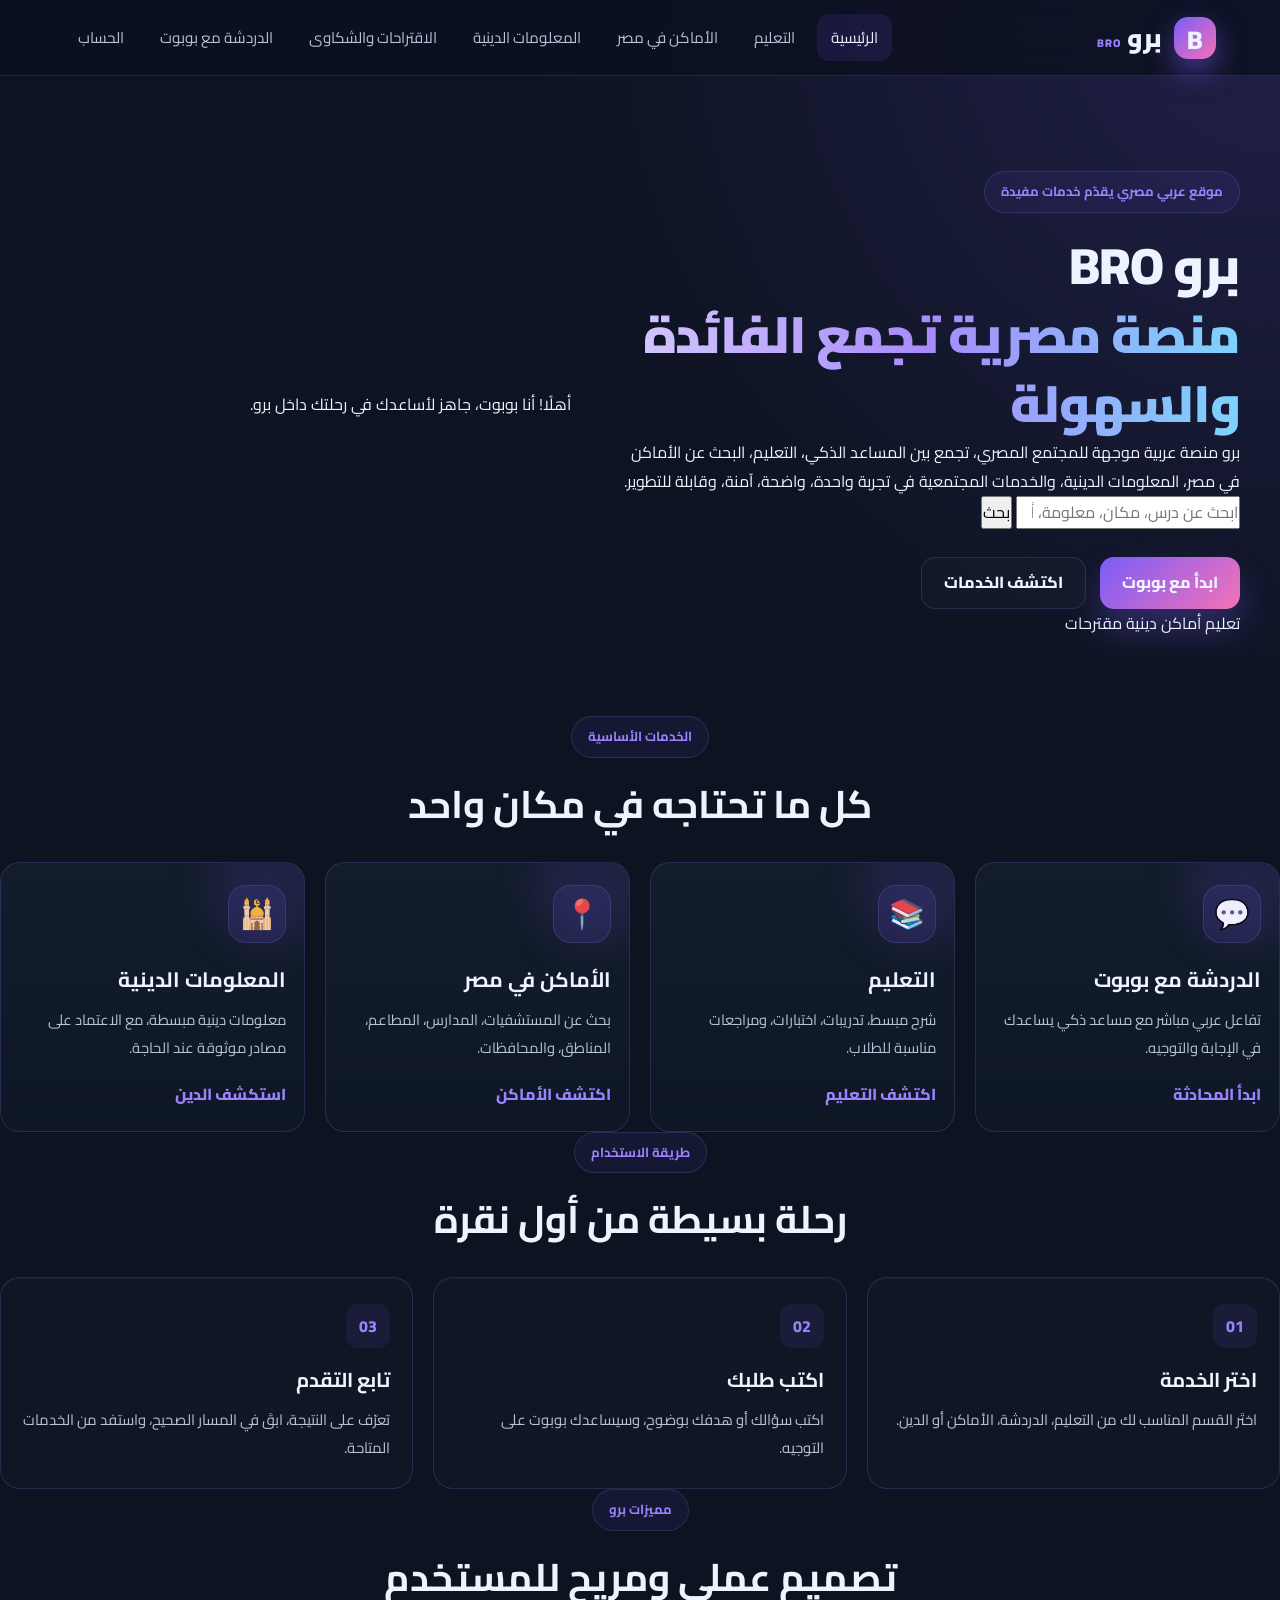
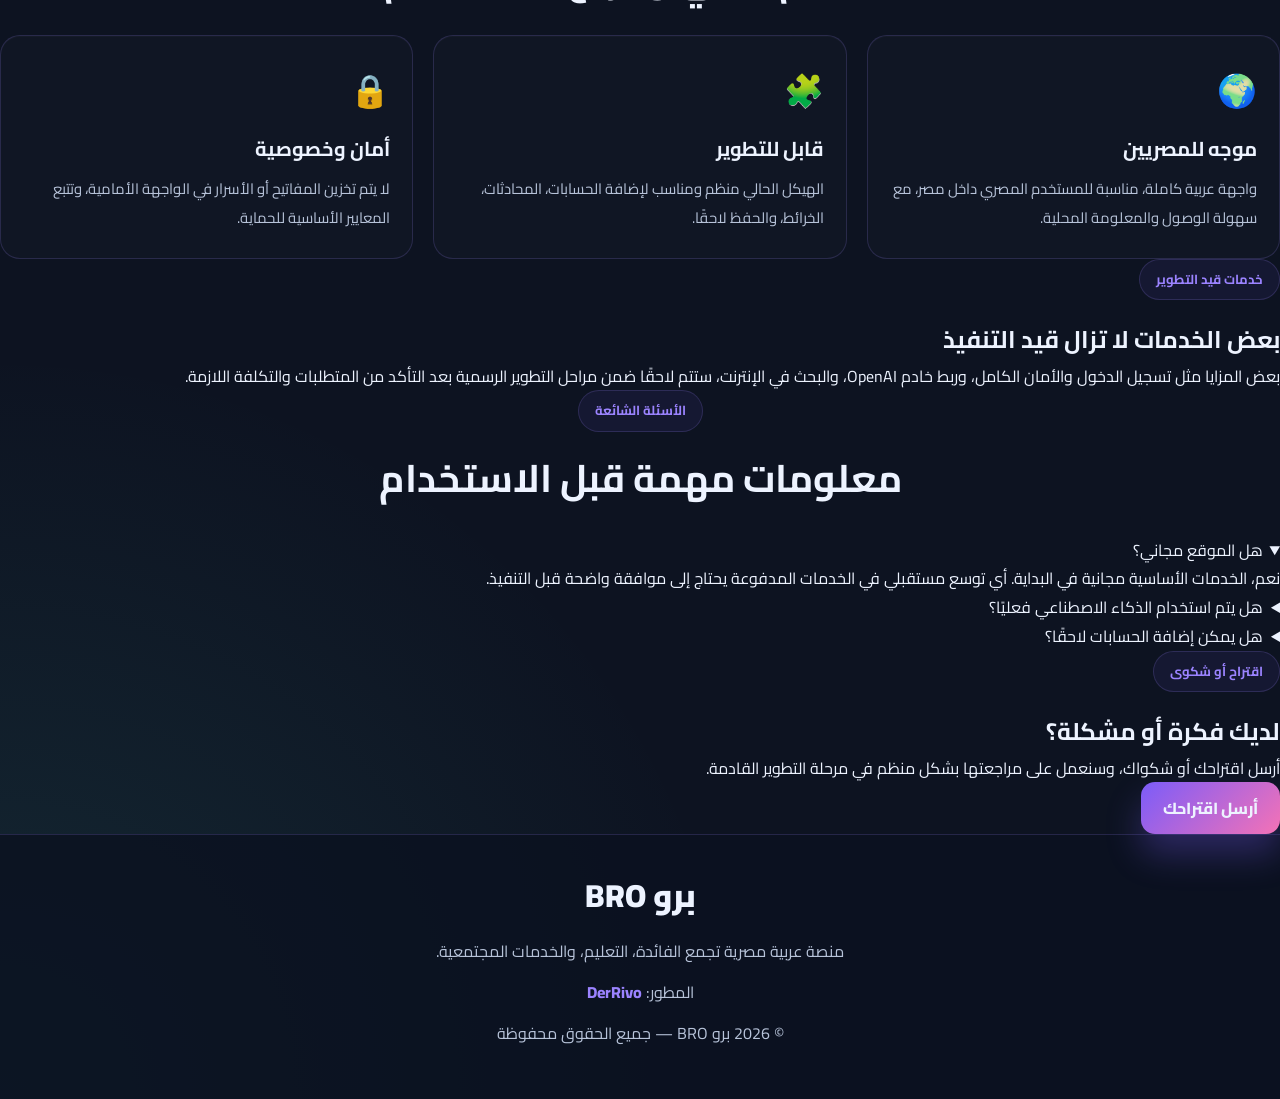
<file: index.html>
<!DOCTYPE html>
<html lang="ar" dir="rtl">
  <head>
    <meta charset="UTF-8" />
    <meta name="viewport" content="width=device-width, initial-scale=1.0" />
    <meta name="description" content="برو BRO منصة عربية تقدم الدردشة والتعليم والبحث عن الأماكن والمعلومات الدينية والخدمات المجتمعية في تجربة عربية متكاملة." />
    <meta name="theme-color" content="#0f172a" />
    <title>برو BRO | الصفحة الرئيسية</title>
    <link rel="icon" type="image/svg+xml" href="assets/favicon.svg" />
    <link rel="preconnect" href="https://fonts.googleapis.com" />
    <link rel="preconnect" href="https://fonts.gstatic.com" crossorigin />
    <link href="https://fonts.googleapis.com/css2?family=Cairo:wght@400;500;600;700;800;900&display=swap" rel="stylesheet" />
    <link rel="stylesheet" href="css/style.css" />
  </head>
  <body>
    <header class="topbar">
      <a class="brand" href="index.html" aria-label="العودة إلى الصفحة الرئيسية">
        <span class="brand-mark" aria-hidden="true">B</span>
        <span class="brand-text">برو <small>BRO</small></span>
      </a>

      <button class="menu-toggle" id="menuToggle" aria-label="فتح القائمة" aria-expanded="false">☰</button>

      <nav class="navigation" id="navigation" aria-label="القائمة الرئيسية">
        <a href="index.html" class="active">الرئيسية</a>
        <a href="education.html">التعليم</a>
        <a href="places.html">الأماكن في مصر</a>
        <a href="religion.html">المعلومات الدينية</a>
        <a href="suggestions.html">الاقتراحات والشكاوى</a>
        <a href="chat.html">الدردشة مع بوبوت</a>
        <a href="login.html" class="nav-account">الحساب</a>
      </nav>
    </header>

    <main>
      <section class="hero section-shell">
        <div class="hero-copy">
          <span class="eyebrow">موقع عربي مصري يقدّم خدمات مفيدة</span>
          <h1>برو BRO <span>منصة مصرية تجمع الفائدة والسهولة</span></h1>
          <p class="lead">
            برو منصة عربية موجهة للمجتمع المصري، تجمع بين المساعد الذكي، التعليم، البحث عن الأماكن في مصر، المعلومات الدينية، والخدمات المجتمعية في تجربة واحدة، واضحة، آمنة، وقابلة للتطوير.
          </p>

          <form class="search-panel" aria-label="بحث عام">
            <input type="search" placeholder="ابحث عن درس، مكان، معلومة، أو خدمة..." aria-label="بحث عام" />
            <button type="submit">بحث</button>
          </form>

          <div class="hero-actions">
            <a class="button button-primary" href="chat.html">ابدأ مع بوبوت</a>
            <a class="button button-secondary" href="#services">اكتشف الخدمات</a>
          </div>

          <div class="quick-tags" aria-label="خدمات سريعة">
            <span>تعليم</span>
            <span>أماكن</span>
            <span>دينية</span>
            <span>مقترحات</span>
          </div>
        </div>

        <div class="hero-visual" aria-label="شخصية بوبوت ثلاثية الأبعاد">
          <div class="bot-glow"></div>
          <div class="bot-3d" id="botAssistant" tabindex="0" role="button" aria-label="تفاعل مع بوبوت">
            <div class="bot-head">
              <span class="bot-eye left"></span>
              <span class="bot-eye right"></span>
              <span class="bot-mouth"></span>
            </div>
            <div class="bot-neck"></div>
            <div class="bot-body">
              <span class="bot-panel"></span>
            </div>
            <div class="bot-arm left"></div>
            <div class="bot-arm right"></div>
            <div class="bot-leg left"></div>
            <div class="bot-leg right"></div>
          </div>
          <div class="bot-bubble" id="botBubble">أهلًا! أنا بوبوت، جاهز لأساعدك في رحلتك داخل برو.</div>
        </div>
      </section>

      <section class="section-shell" id="services">
        <div class="section-heading">
          <span class="section-label">الخدمات الأساسية</span>
          <h2>كل ما تحتاجه في مكان واحد</h2>
        </div>

        <div class="service-grid">
          <a class="service-card" href="chat.html">
            <span class="service-icon">💬</span>
            <h3>الدردشة مع بوبوت</h3>
            <p>تفاعل عربي مباشر مع مساعد ذكي يساعدك في الإجابة والتوجيه.</p>
            <span class="card-link">ابدأ المحادثة</span>
          </a>

          <a class="service-card" href="education.html">
            <span class="service-icon">📚</span>
            <h3>التعليم</h3>
            <p>شرح مبسط، تدريبات، اختبارات، ومراجعات مناسبة للطلاب.</p>
            <span class="card-link">اكتشف التعليم</span>
          </a>

          <a class="service-card" href="places.html">
            <span class="service-icon">📍</span>
            <h3>الأماكن في مصر</h3>
            <p>بحث عن المستشفيات، المدارس، المطاعم، المناطق، والمحافظات.</p>
            <span class="card-link">اكتشف الأماكن</span>
          </a>

          <a class="service-card" href="religion.html">
            <span class="service-icon">🕌</span>
            <h3>المعلومات الدينية</h3>
            <p>معلومات دينية مبسطة، مع الاعتماد على مصادر موثوقة عند الحاجة.</p>
            <span class="card-link">استكشف الدين</span>
          </a>
        </div>
      </section>

      <section class="section-shell">
        <div class="section-heading">
          <span class="section-label">طريقة الاستخدام</span>
          <h2>رحلة بسيطة من أول نقرة</h2>
        </div>

        <div class="steps-grid">
          <article class="step-card">
            <span>01</span>
            <h3>اختر الخدمة</h3>
            <p>اختَر القسم المناسب لك من التعليم، الدردشة، الأماكن أو الدين.</p>
          </article>

          <article class="step-card">
            <span>02</span>
            <h3>اكتب طلبك</h3>
            <p>اكتب سؤالك أو هدفك بوضوح، وسيساعدك بوبوت على التوجيه.</p>
          </article>

          <article class="step-card">
            <span>03</span>
            <h3>تابع التقدم</h3>
            <p>تعرّف على النتيجة، ابقَ في المسار الصحيح، واستفد من الخدمات المتاحة.</p>
          </article>
        </div>
      </section>

      <section class="section-shell">
        <div class="section-heading">
          <span class="section-label">مميزات برو</span>
          <h2>تصميم عملي ومريح للمستخدم</h2>
        </div>

        <div class="feature-grid">
          <article class="feature-card">
            <span class="feature-icon">🌍</span>
            <h3>موجه للمصريين</h3>
            <p>واجهة عربية كاملة، مناسبة للمستخدم المصري داخل مصر، مع سهولة الوصول والمعلومة المحلية.</p>
          </article>

          <article class="feature-card">
            <span class="feature-icon">🧩</span>
            <h3>قابل للتطوير</h3>
            <p>الهيكل الحالي منظم ومناسب لإضافة الحسابات، المحادثات، الخرائط، والحفظ لاحقًا.</p>
          </article>

          <article class="feature-card">
            <span class="feature-icon">🔒</span>
            <h3>أمان وخصوصية</h3>
            <p>لا يتم تخزين المفاتيح أو الأسرار في الواجهة الأمامية، وتتبع المعايير الأساسية للحماية.</p>
          </article>
        </div>
      </section>

      <section class="section-shell muted-block">
        <div class="mini-panel">
          <div>
            <span class="section-label">خدمات قيد التطوير</span>
            <h2>بعض الخدمات لا تزال قيد التنفيذ</h2>
          </div>
          <p>
            بعض المزايا مثل تسجيل الدخول والأمان الكامل، وربط خادم OpenAI، والبحث في الإنترنت، ستتم لاحقًا ضمن مراحل التطوير الرسمية بعد التأكد من المتطلبات والتكلفة اللازمة.
          </p>
        </div>
      </section>

      <section class="section-shell faq-shell">
        <div class="section-heading">
          <span class="section-label">الأسئلة الشائعة</span>
          <h2>معلومات مهمة قبل الاستخدام</h2>
        </div>

        <div class="faq-list">
          <details open>
            <summary>هل الموقع مجاني؟</summary>
            <p>نعم، الخدمات الأساسية مجانية في البداية. أي توسع مستقبلي في الخدمات المدفوعة يحتاج إلى موافقة واضحة قبل التنفيذ.</p>
          </details>

          <details>
            <summary>هل يتم استخدام الذكاء الاصطناعي فعليًا؟</summary>
            <p>ليس حتى يتم ربط خادم آمن صحيح، واختباره فعليًا. هذا المشروع الحالي يركز على واجهة ومقاطع جاهزة للربط لاحقًا.</p>
          </details>

          <details>
            <summary>هل يمكن إضافة الحسابات لاحقًا؟</summary>
            <p>نعم، البنية الحالية قابلة للتوسع لتضمين الحسابات، المحادثات، التفضيلات، والمعايير الأمنية المناسبة.</p>
          </details>
        </div>
      </section>

      <section class="section-shell cta-shell">
        <div class="cta-box">
          <div>
            <span class="section-label">اقتراح أو شكوى</span>
            <h2>لديك فكرة أو مشكلة؟</h2>
            <p>أرسل اقتراحك أو شكواك، وسنعمل على مراجعتها بشكل منظم في مرحلة التطوير القادمة.</p>
          </div>
          <a class="button button-primary" href="suggestions.html">أرسل اقتراحك</a>
        </div>
      </section>
    </main>

    <footer class="footer">
      <div class="footer-brand">برو BRO</div>
      <p>منصة عربية مصرية تجمع الفائدة، التعليم، والخدمات المجتمعية.</p>
      <p class="developer-credit">المطور: <span>DerRivo</span></p>
      <p class="copyright">© <span id="year"></span> برو BRO — جميع الحقوق محفوظة</p>
    </footer>

    <script src="js/main.js"></script>
  </body>
</html>
</file>
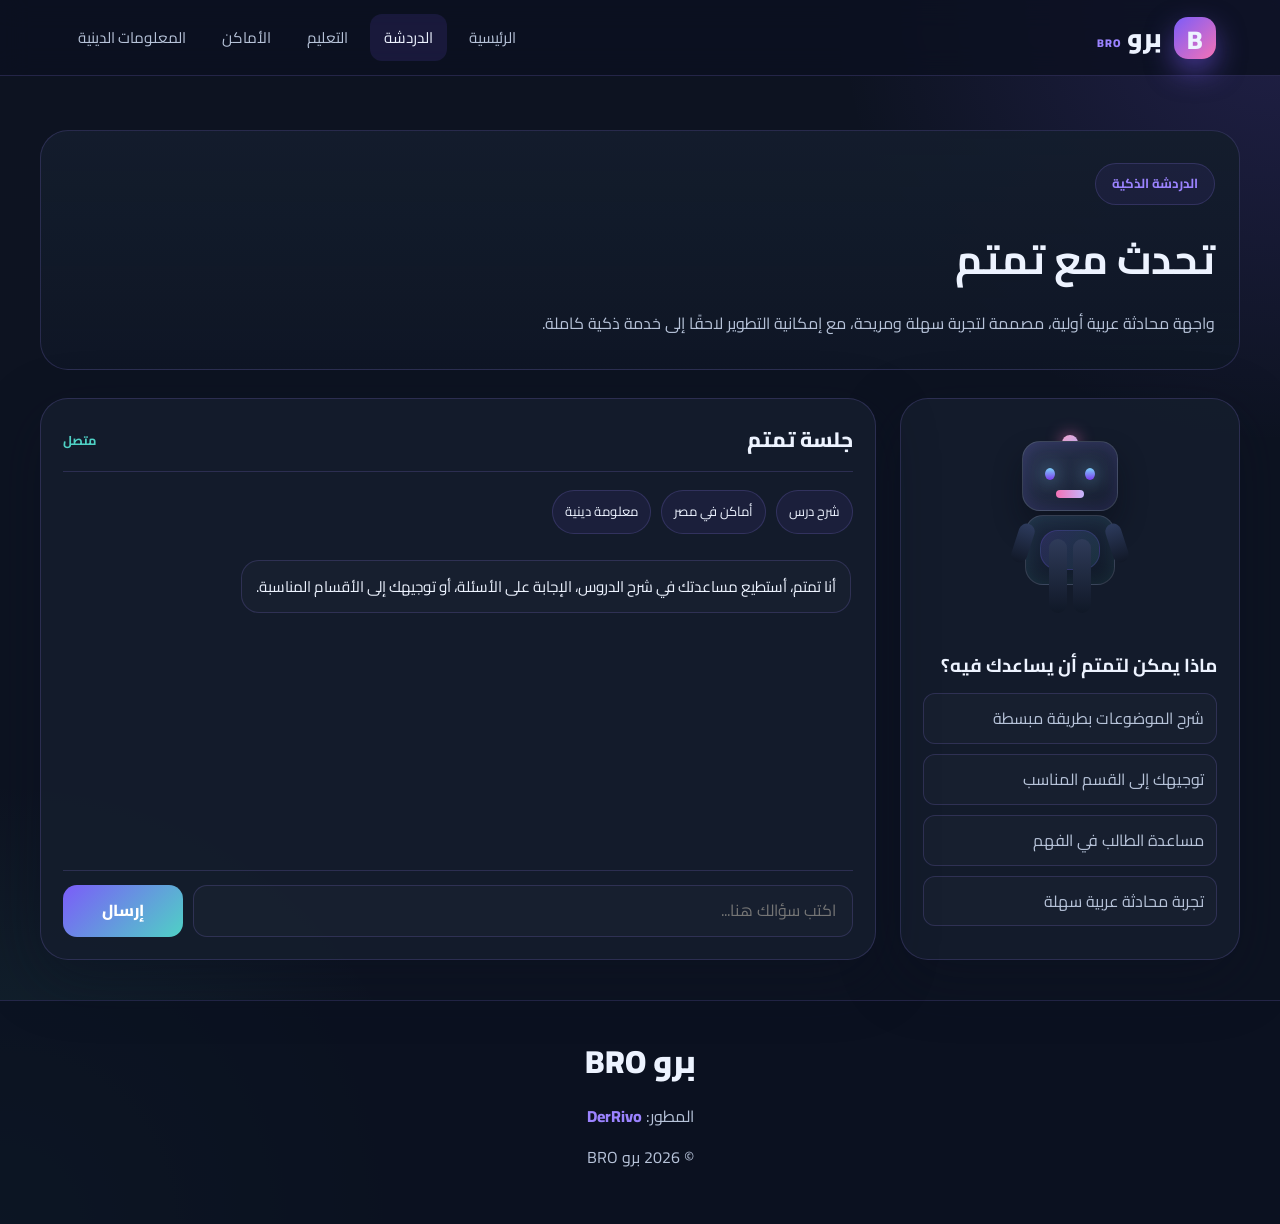
<file: chat.html>
<!DOCTYPE html>
<html lang="ar" dir="rtl">
  <head>
    <meta charset="UTF-8" />
    <meta name="viewport" content="width=device-width, initial-scale=1.0" />
    <title>الدردشة | برو BRO</title>
    <link rel="icon" type="image/svg+xml" href="assets/favicon.svg" />
    <link rel="preconnect" href="https://fonts.googleapis.com" />
    <link rel="preconnect" href="https://fonts.gstatic.com" crossorigin />
    <link href="https://fonts.googleapis.com/css2?family=Cairo:wght@400;500;600;700;800;900&display=swap" rel="stylesheet" />
    <link rel="stylesheet" href="css/style.css" />
  </head>
  <body>
    <header class="topbar">
      <a class="brand" href="index.html" aria-label="الرئيسية">
        <span class="brand-mark">B</span>
        <span class="brand-text">برو <small>BRO</small></span>
      </a>

      <button class="menu-toggle" id="menuToggle" aria-label="فتح القائمة" aria-expanded="false">☰</button>

      <nav class="navigation" id="navigation" aria-label="القائمة الرئيسية">
        <a href="index.html">الرئيسية</a>
        <a class="active" href="chat.html">الدردشة</a>
        <a href="education.html">التعليم</a>
        <a href="places.html">الأماكن</a>
        <a href="religion.html">المعلومات الدينية</a>
      </nav>
    </header>

    <section class="page-header">
      <div class="page-header-card">
        <span class="section-label">الدردشة الذكية</span>
        <h1>تحدث مع تمتم</h1>
        <p>واجهة محادثة عربية أولية، مصممة لتجربة سهلة ومريحة، مع إمكانية التطوير لاحقًا إلى خدمة ذكية كاملة.</p>
      </div>
    </section>

    <main class="main-panel">
      <aside class="sidebar-panel">
        <div class="robot-box">
          <div class="assistant-robot robot-mini" aria-label="تمتم الروبوت">
            <div class="robot-antenna"></div>
            <div class="robot-head">
              <div class="robot-eye left"></div>
              <div class="robot-eye right"></div>
              <div class="robot-mouth"></div>
            </div>
            <div class="robot-body">
              <div class="robot-panel"></div>
            </div>
            <div class="robot-arm left"></div>
            <div class="robot-arm right"></div>
            <div class="robot-leg left"></div>
            <div class="robot-leg right"></div>
          </div>
        </div>

        <div class="side-box">
          <h3>ماذا يمكن لتمتم أن يساعدك فيه؟</h3>
          <ul>
            <li>شرح الموضوعات بطريقة مبسطة</li>
            <li>توجيهك إلى القسم المناسب</li>
            <li>مساعدة الطالب في الفهم</li>
            <li>تجربة محادثة عربية سهلة</li>
          </ul>
        </div>
      </aside>

      <section class="content-panel chat-shell">
        <div class="chat-header">
          <div class="chat-title">جلسة تمتم</div>
          <div class="chat-status">متصل</div>
        </div>

        <div class="suggest-chips" aria-label="اقتراحات سريعة">
          <button type="button" class="chip" data-value="أحتاج شرحًا مبسطًا عن درس الرياضيات">شرح درس</button>
          <button type="button" class="chip" data-value="أريد معرفة أماكن سياحية في القاهرة">أماكن في مصر</button>
          <button type="button" class="chip" data-value="أرغب في معلومة دينية موثوقة ومبسطة">معلومة دينية</button>
        </div>

        <div class="chat-messages" id="chatMessages" aria-live="polite"></div>

        <form class="chat-form" id="chatForm">
          <input id="messageInput" class="chat-input" type="text" placeholder="اكتب سؤالك هنا..." aria-label="اكتب رسالة" />
          <button class="chat-submit" type="submit">إرسال</button>
        </form>
      </section>
    </main>

    <footer class="footer">
      <div class="footer-brand">برو BRO</div>
      <p class="developer-credit">المطور: <span>DerRivo</span></p>
      <p class="copyright">© <span id="year"></span> برو BRO</p>
    </footer>

    <script src="js/main.js"></script>
  </body>
</html>
</file>
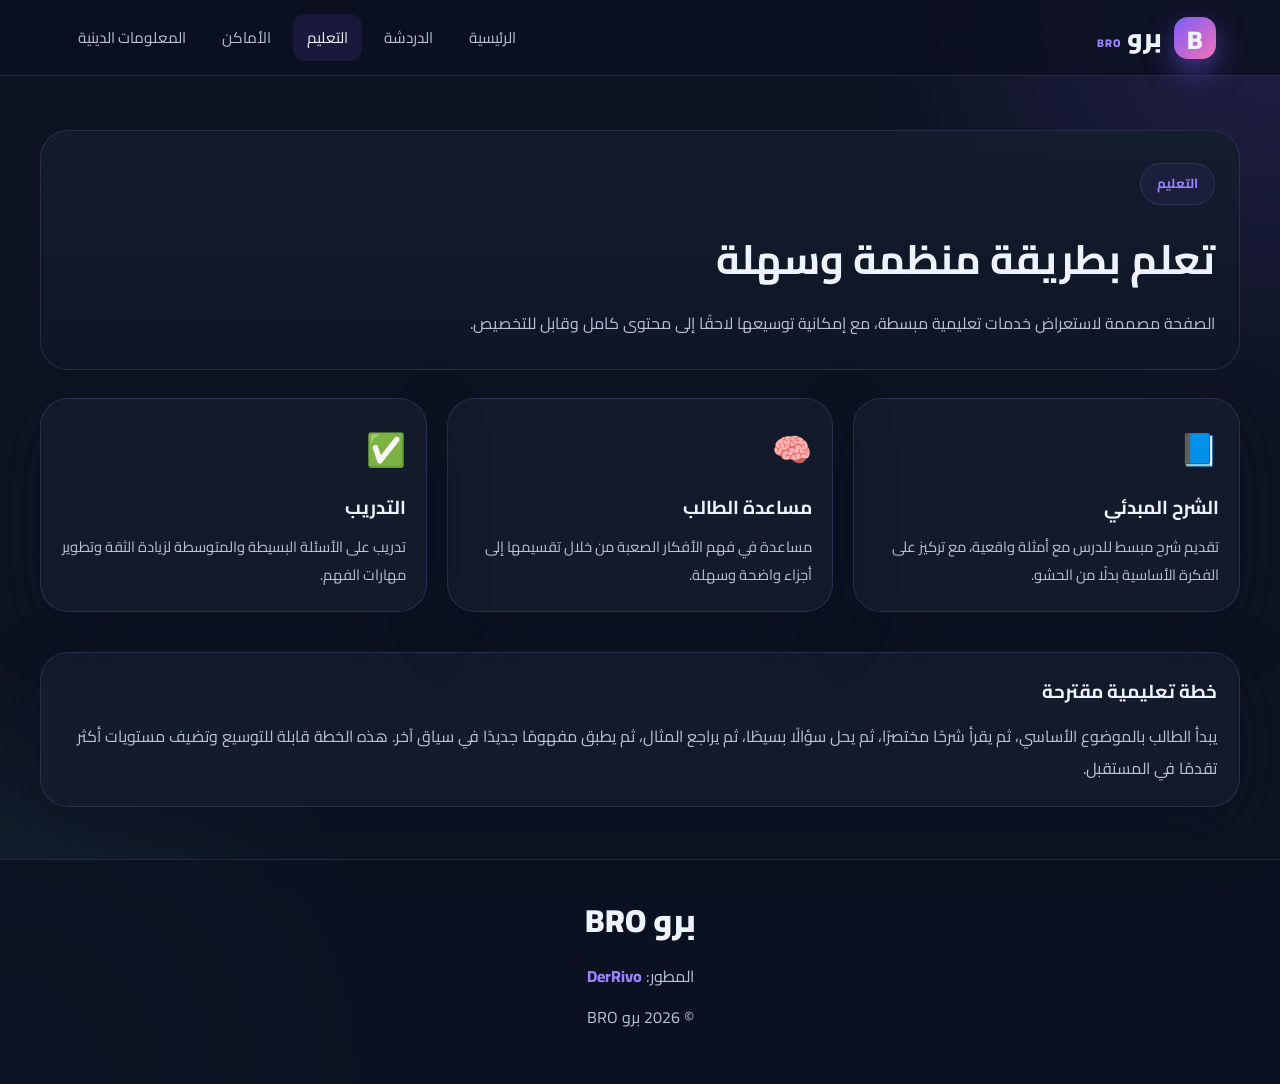
<file: education.html>
<!DOCTYPE html>
<html lang="ar" dir="rtl">
  <head>
    <meta charset="UTF-8" />
    <meta name="viewport" content="width=device-width, initial-scale=1.0" />
    <title>التعليم | برو BRO</title>
    <link rel="icon" type="image/svg+xml" href="assets/favicon.svg" />
    <link rel="preconnect" href="https://fonts.googleapis.com" />
    <link rel="preconnect" href="https://fonts.gstatic.com" crossorigin />
    <link href="https://fonts.googleapis.com/css2?family=Cairo:wght@400;500;600;700;800;900&display=swap" rel="stylesheet" />
    <link rel="stylesheet" href="css/style.css" />
  </head>
  <body>
    <header class="topbar">
      <a class="brand" href="index.html" aria-label="الرئيسية">
        <span class="brand-mark">B</span>
        <span class="brand-text">برو <small>BRO</small></span>
      </a>

      <button class="menu-toggle" id="menuToggle" aria-label="فتح القائمة" aria-expanded="false">☰</button>

      <nav class="navigation" id="navigation" aria-label="القائمة الرئيسية">
        <a href="index.html">الرئيسية</a>
        <a href="chat.html">الدردشة</a>
        <a class="active" href="education.html">التعليم</a>
        <a href="places.html">الأماكن</a>
        <a href="religion.html">المعلومات الدينية</a>
      </nav>
    </header>

    <section class="page-header">
      <div class="page-header-card">
        <span class="section-label">التعليم</span>
        <h1>تعلم بطريقة منظمة وسهلة</h1>
        <p>الصفحة مصممة لاستعراض خدمات تعليمية مبسطة، مع إمكانية توسيعها لاحقًا إلى محتوى كامل وقابل للتخصيص.</p>
      </div>
    </section>

    <main class="page-grid">
      <article class="card-panel">
        <span class="feature-icon">📘</span>
        <h3>الشرح المبدئي</h3>
        <p>تقديم شرح مبسط للدرس مع أمثلة واقعية، مع تركيز على الفكرة الأساسية بدلًا من الحشو.</p>
      </article>

      <article class="card-panel">
        <span class="feature-icon">🧠</span>
        <h3>مساعدة الطالب</h3>
        <p>مساعدة في فهم الأفكار الصعبة من خلال تقسيمها إلى أجزاء واضحة وسهلة.</p>
      </article>

      <article class="card-panel">
        <span class="feature-icon">✅</span>
        <h3>التدريب</h3>
        <p>تدريب على الأسئلة البسيطة والمتوسطة لزيادة الثقة وتطوير مهارات الفهم.</p>
      </article>
    </main>

    <section class="info-panel">
      <h3>خطة تعليمية مقترحة</h3>
      <p>يبدأ الطالب بالموضوع الأساسي، ثم يقرأ شرحًا مختصرًا، ثم يحل سؤالًا بسيطًا، ثم يراجع المثال، ثم يطبق مفهومًا جديدًا في سياق آخر. هذه الخطة قابلة للتوسيع وتضيف مستويات أكثر تقدمًا في المستقبل.</p>
    </section>

    <footer class="footer">
      <div class="footer-brand">برو BRO</div>
      <p class="developer-credit">المطور: <span>DerRivo</span></p>
      <p class="copyright">© <span id="year"></span> برو BRO</p>
    </footer>

    <script src="js/main.js"></script>
  </body>
</html>
</file>
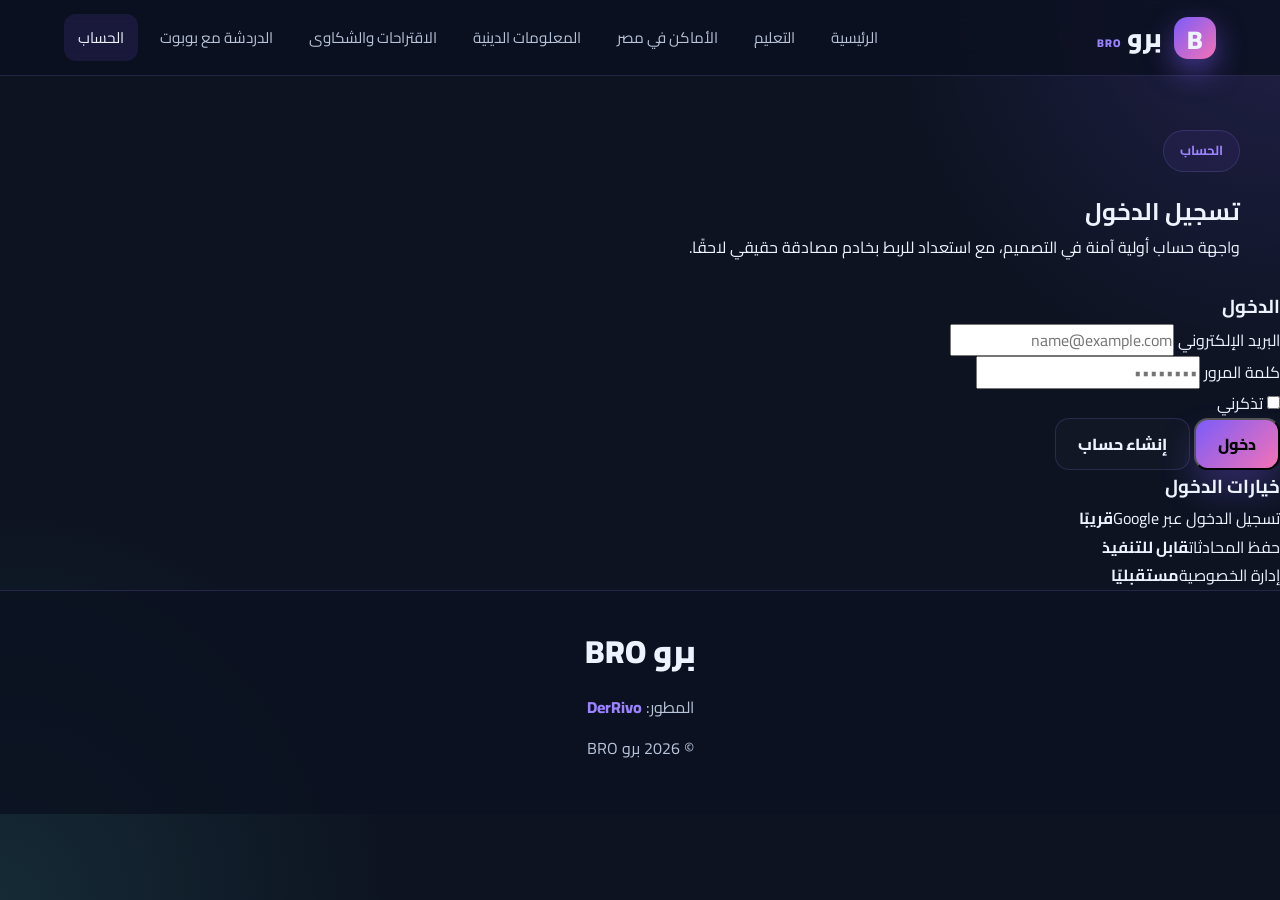
<file: login.html>
<!DOCTYPE html>
<html lang="ar" dir="rtl">
  <head>
    <meta charset="UTF-8" />
    <meta name="viewport" content="width=device-width, initial-scale=1.0" />
    <title>تسجيل الدخول | برو BRO</title>
    <link rel="icon" type="image/svg+xml" href="assets/favicon.svg" />
    <link rel="preconnect" href="https://fonts.googleapis.com" />
    <link rel="preconnect" href="https://fonts.gstatic.com" crossorigin />
    <link href="https://fonts.googleapis.com/css2?family=Cairo:wght@400;500;600;700;800;900&display=swap" rel="stylesheet" />
    <link rel="stylesheet" href="css/style.css" />
  </head>
  <body>
    <header class="topbar">
      <a class="brand" href="index.html" aria-label="الرئيسية">
        <span class="brand-mark">B</span>
        <span class="brand-text">برو <small>BRO</small></span>
      </a>
      <button class="menu-toggle" id="menuToggle" aria-label="فتح القائمة" aria-expanded="false">☰</button>
      <nav class="navigation" id="navigation" aria-label="القائمة الرئيسية">
        <a href="index.html">الرئيسية</a>
        <a href="education.html">التعليم</a>
        <a href="places.html">الأماكن في مصر</a>
        <a href="religion.html">المعلومات الدينية</a>
        <a href="suggestions.html">الاقتراحات والشكاوى</a>
        <a href="chat.html">الدردشة مع بوبوت</a>
        <a href="login.html" class="active nav-account">الحساب</a>
      </nav>
    </header>

    <main class="page-shell">
      <section class="page-header">
        <span class="section-label">الحساب</span>
        <h1>تسجيل الدخول</h1>
        <p>واجهة حساب أولية آمنة في التصميم، مع استعداد للربط بخادم مصادقة حقيقي لاحقًا.</p>
      </section>

      <section class="form-layout">
        <div class="form-panel">
          <h3>الدخول</h3>
          <div class="form-columns">
            <div class="field">
              <label for="login-email">البريد الإلكتروني</label>
              <input id="login-email" type="email" placeholder="name@example.com" />
            </div>
            <div class="field">
              <label for="login-password">كلمة المرور</label>
              <input id="login-password" type="password" placeholder="••••••••" />
            </div>
            <div class="checkbox-row">
              <input type="checkbox" id="remember-me" />
              <label for="remember-me">تذكرني</label>
            </div>
            <div class="form-actions">
              <button type="button" class="button button-primary">دخول</button>
              <a href="signup.html" class="button button-secondary">إنشاء حساب</a>
            </div>
          </div>
        </div>

        <aside class="status-panel">
          <h3>خيارات الدخول</h3>
          <ul class="status-list">
            <li><span>تسجيل الدخول عبر Google</span><strong>قريبًا</strong></li>
            <li><span>حفظ المحادثات</span><strong>قابل للتنفيذ</strong></li>
            <li><span>إدارة الخصوصية</span><strong>مستقبليًا</strong></li>
          </ul>
        </aside>
      </section>
    </main>

    <footer class="footer">
      <div class="footer-brand">برو BRO</div>
      <p class="developer-credit">المطور: <span>DerRivo</span></p>
      <p class="copyright">© <span id="year"></span> برو BRO</p>
    </footer>

    <script src="js/main.js"></script>
  </body>
</html>
</file>
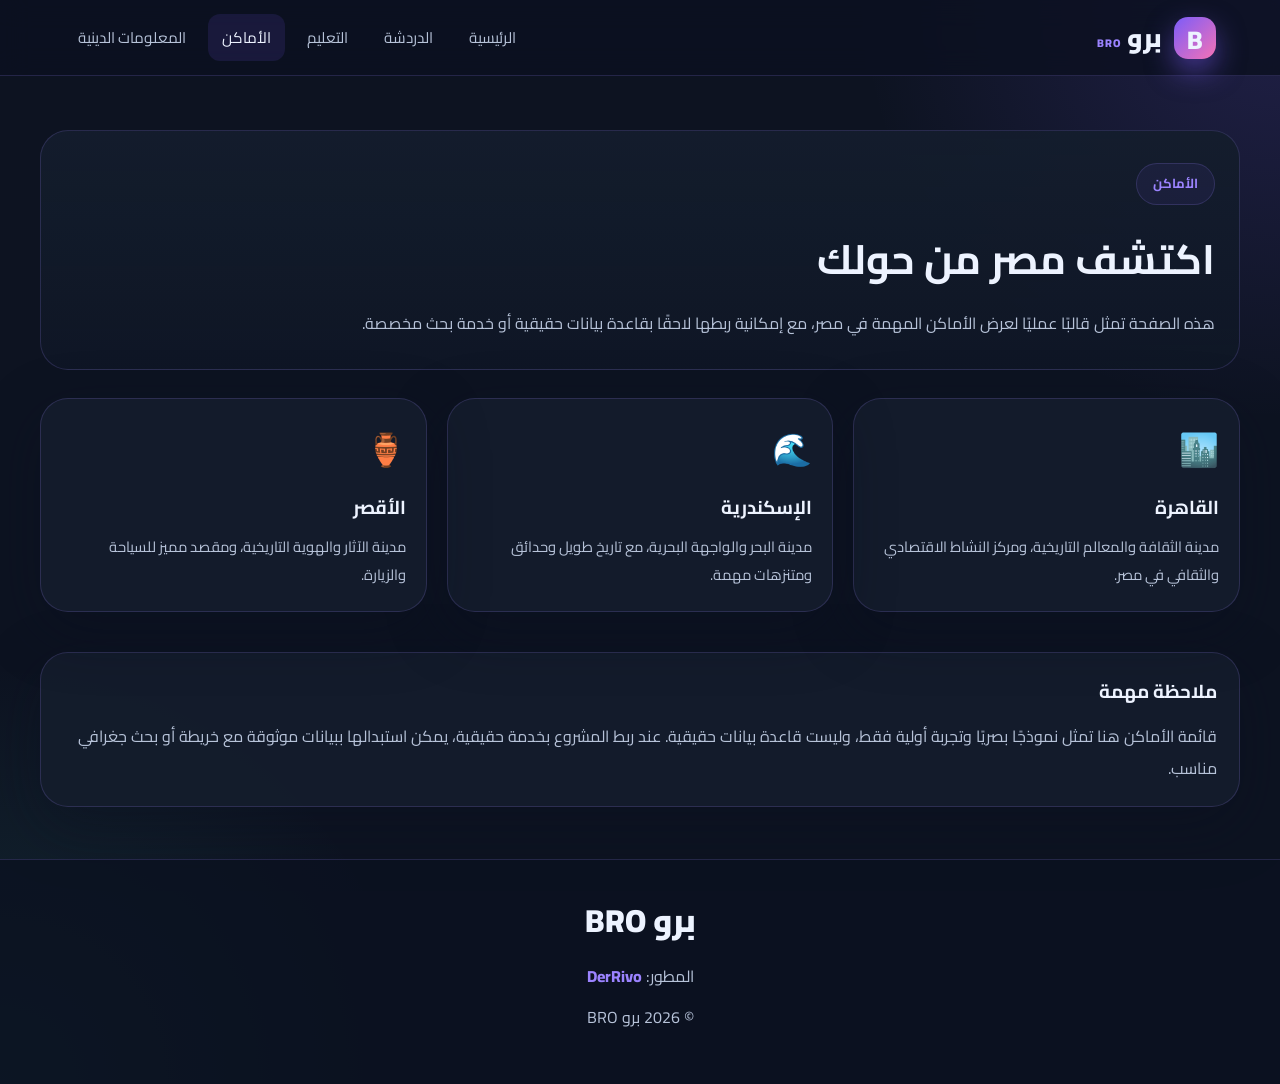
<file: places.html>
<!DOCTYPE html>
<html lang="ar" dir="rtl">
  <head>
    <meta charset="UTF-8" />
    <meta name="viewport" content="width=device-width, initial-scale=1.0" />
    <title>الأماكن | برو BRO</title>
    <link rel="icon" type="image/svg+xml" href="assets/favicon.svg" />
    <link rel="preconnect" href="https://fonts.googleapis.com" />
    <link rel="preconnect" href="https://fonts.gstatic.com" crossorigin />
    <link href="https://fonts.googleapis.com/css2?family=Cairo:wght@400;500;600;700;800;900&display=swap" rel="stylesheet" />
    <link rel="stylesheet" href="css/style.css" />
  </head>
  <body>
    <header class="topbar">
      <a class="brand" href="index.html" aria-label="الرئيسية">
        <span class="brand-mark">B</span>
        <span class="brand-text">برو <small>BRO</small></span>
      </a>

      <button class="menu-toggle" id="menuToggle" aria-label="فتح القائمة" aria-expanded="false">☰</button>

      <nav class="navigation" id="navigation" aria-label="القائمة الرئيسية">
        <a href="index.html">الرئيسية</a>
        <a href="chat.html">الدردشة</a>
        <a href="education.html">التعليم</a>
        <a class="active" href="places.html">الأماكن</a>
        <a href="religion.html">المعلومات الدينية</a>
      </nav>
    </header>

    <section class="page-header">
      <div class="page-header-card">
        <span class="section-label">الأماكن</span>
        <h1>اكتشف مصر من حولك</h1>
        <p>هذه الصفحة تمثل قالبًا عمليًا لعرض الأماكن المهمة في مصر، مع إمكانية ربطها لاحقًا بقاعدة بيانات حقيقية أو خدمة بحث مخصصة.</p>
      </div>
    </section>

    <main class="page-grid">
      <article class="card-panel">
        <span class="feature-icon">🏙️</span>
        <h3>القاهرة</h3>
        <p>مدينة الثقافة والمعالم التاريخية، ومركز النشاط الاقتصادي والثقافي في مصر.</p>
      </article>

      <article class="card-panel">
        <span class="feature-icon">🌊</span>
        <h3>الإسكندرية</h3>
        <p>مدينة البحر والواجهة البحرية، مع تاريخ طويل وحدائق ومتنزهات مهمة.</p>
      </article>

      <article class="card-panel">
        <span class="feature-icon">🏺</span>
        <h3>الأقصر</h3>
        <p>مدينة الآثار والهوية التاريخية، ومقصد مميز للسياحة والزيارة.</p>
      </article>
    </main>

    <section class="info-panel">
      <h3>ملاحظة مهمة</h3>
      <p>قائمة الأماكن هنا تمثل نموذجًا بصريًا وتجربة أولية فقط، وليست قاعدة بيانات حقيقية. عند ربط المشروع بخدمة حقيقية، يمكن استبدالها ببيانات موثوقة مع خريطة أو بحث جغرافي مناسب.</p>
    </section>

    <footer class="footer">
      <div class="footer-brand">برو BRO</div>
      <p class="developer-credit">المطور: <span>DerRivo</span></p>
      <p class="copyright">© <span id="year"></span> برو BRO</p>
    </footer>

    <script src="js/main.js"></script>
  </body>
</html>
</file>
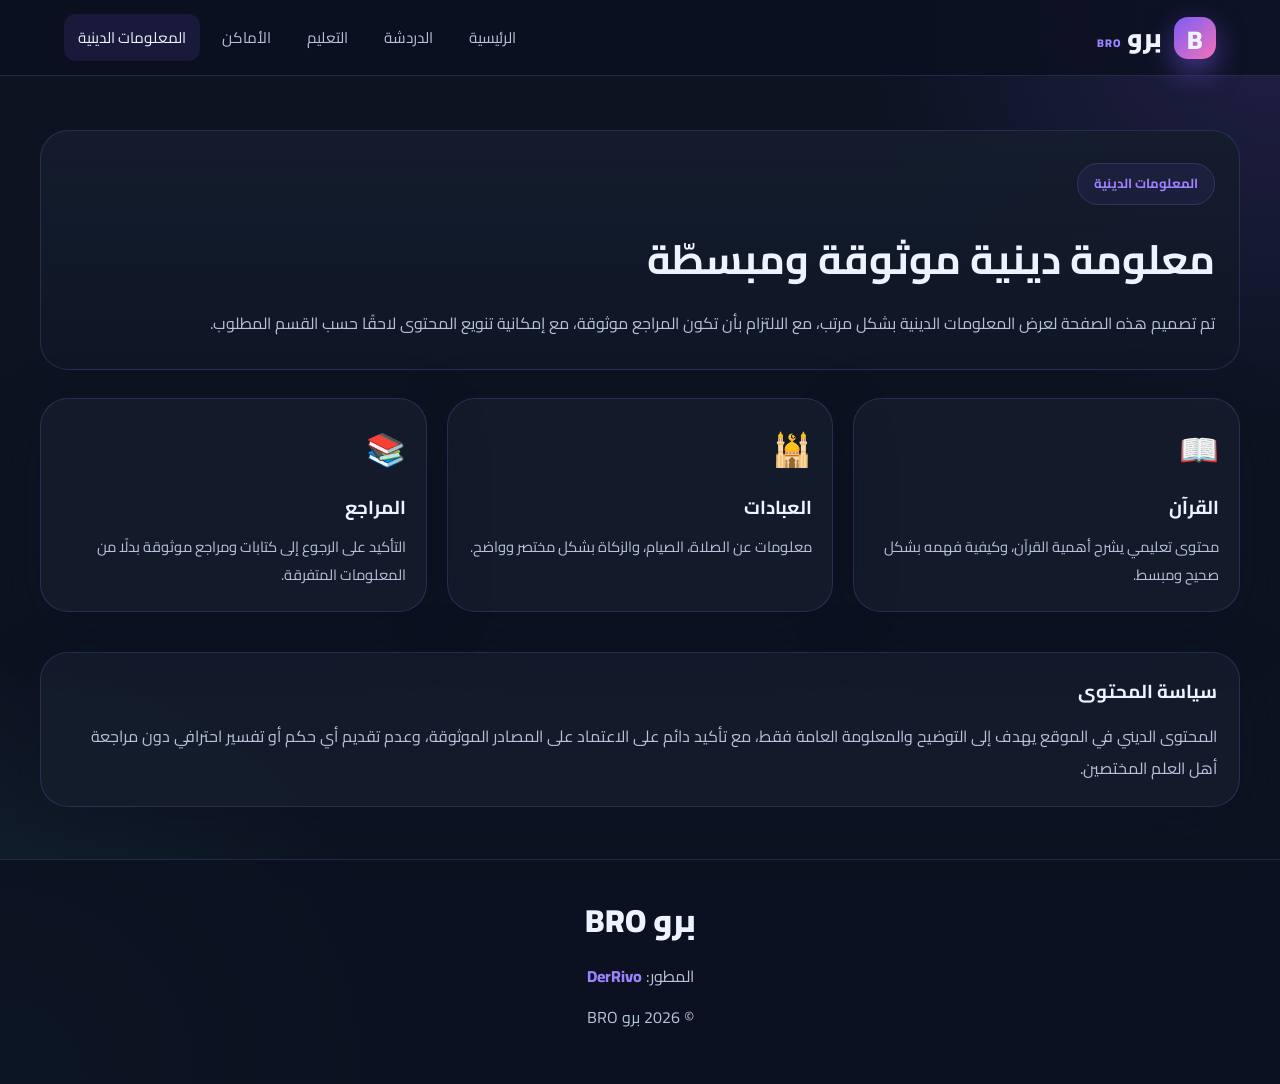
<file: religion.html>
<!DOCTYPE html>
<html lang="ar" dir="rtl">
  <head>
    <meta charset="UTF-8" />
    <meta name="viewport" content="width=device-width, initial-scale=1.0" />
    <title>المعلومات الدينية | برو BRO</title>
    <link rel="icon" type="image/svg+xml" href="assets/favicon.svg" />
    <link rel="preconnect" href="https://fonts.googleapis.com" />
    <link rel="preconnect" href="https://fonts.gstatic.com" crossorigin />
    <link href="https://fonts.googleapis.com/css2?family=Cairo:wght@400;500;600;700;800;900&display=swap" rel="stylesheet" />
    <link rel="stylesheet" href="css/style.css" />
  </head>
  <body>
    <header class="topbar">
      <a class="brand" href="index.html" aria-label="الرئيسية">
        <span class="brand-mark">B</span>
        <span class="brand-text">برو <small>BRO</small></span>
      </a>

      <button class="menu-toggle" id="menuToggle" aria-label="فتح القائمة" aria-expanded="false">☰</button>

      <nav class="navigation" id="navigation" aria-label="القائمة الرئيسية">
        <a href="index.html">الرئيسية</a>
        <a href="chat.html">الدردشة</a>
        <a href="education.html">التعليم</a>
        <a href="places.html">الأماكن</a>
        <a class="active" href="religion.html">المعلومات الدينية</a>
      </nav>
    </header>

    <section class="page-header">
      <div class="page-header-card">
        <span class="section-label">المعلومات الدينية</span>
        <h1>معلومة دينية موثوقة ومبسطّة</h1>
        <p>تم تصميم هذه الصفحة لعرض المعلومات الدينية بشكل مرتب، مع الالتزام بأن تكون المراجع موثوقة، مع إمكانية تنويع المحتوى لاحقًا حسب القسم المطلوب.</p>
      </div>
    </section>

    <main class="page-grid">
      <article class="card-panel">
        <span class="feature-icon">📖</span>
        <h3>القرآن</h3>
        <p>محتوى تعليمي يشرح أهمية القرآن، وكيفية فهمه بشكل صحيح ومبسط.</p>
      </article>

      <article class="card-panel">
        <span class="feature-icon">🕌</span>
        <h3>العبادات</h3>
        <p>معلومات عن الصلاة، الصيام، والزكاة بشكل مختصر وواضح.</p>
      </article>

      <article class="card-panel">
        <span class="feature-icon">📚</span>
        <h3>المراجع</h3>
        <p>التأكيد على الرجوع إلى كتابات ومراجع موثوقة بدلًا من المعلومات المتفرقة.</p>
      </article>
    </main>

    <section class="info-panel">
      <h3>سياسة المحتوى</h3>
      <p>المحتوى الديني في الموقع يهدف إلى التوضيح والمعلومة العامة فقط، مع تأكيد دائم على الاعتماد على المصادر الموثوقة، وعدم تقديم أي حكم أو تفسير احترافي دون مراجعة أهل العلم المختصين.</p>
    </section>

    <footer class="footer">
      <div class="footer-brand">برو BRO</div>
      <p class="developer-credit">المطور: <span>DerRivo</span></p>
      <p class="copyright">© <span id="year"></span> برو BRO</p>
    </footer>

    <script src="js/main.js"></script>
  </body>
</html>
</file>
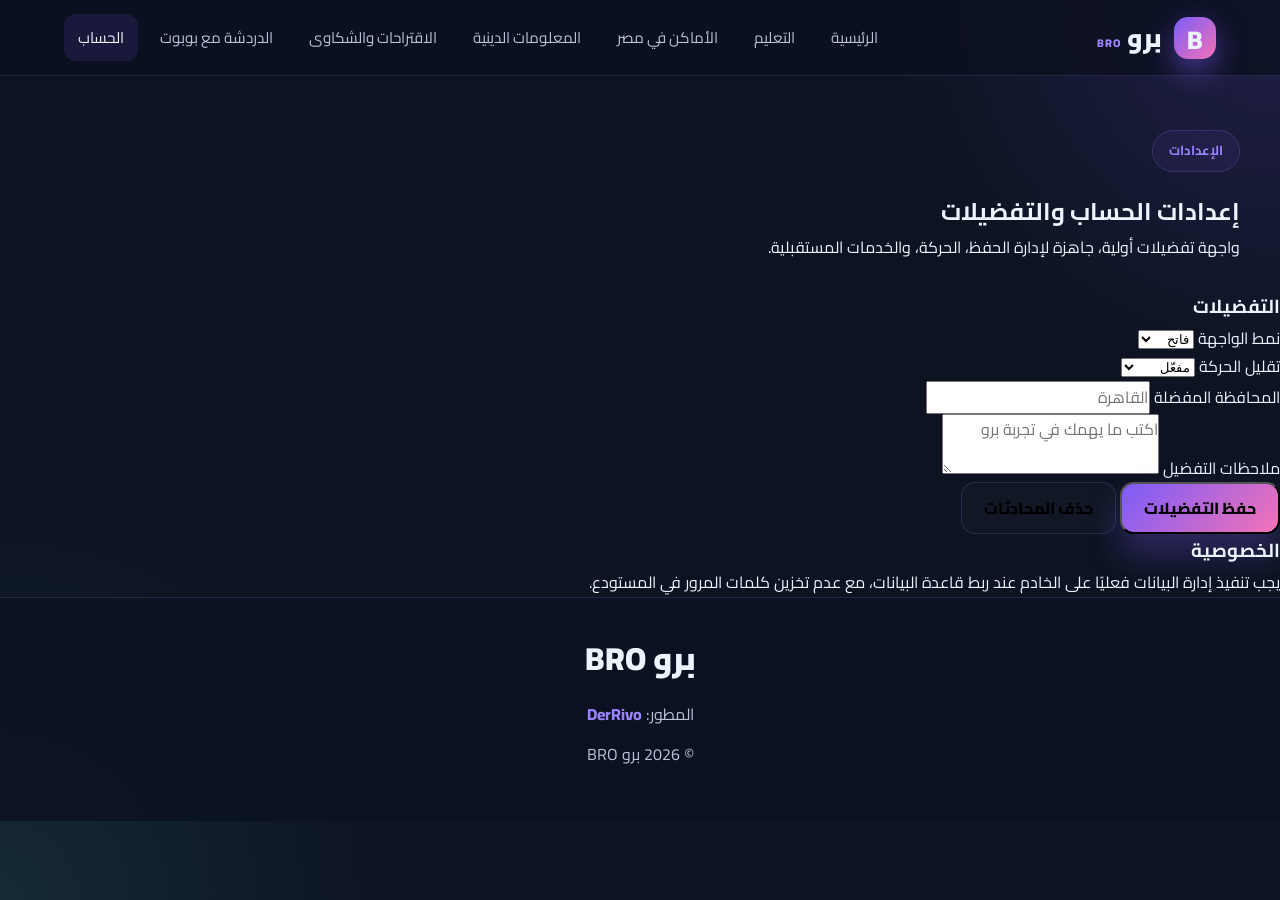
<file: settings.html>
<!DOCTYPE html>
<html lang="ar" dir="rtl">
  <head>
    <meta charset="UTF-8" />
    <meta name="viewport" content="width=device-width, initial-scale=1.0" />
    <title>إعدادات الحساب | برو BRO</title>
    <link rel="icon" type="image/svg+xml" href="assets/favicon.svg" />
    <link rel="preconnect" href="https://fonts.googleapis.com" />
    <link rel="preconnect" href="https://fonts.gstatic.com" crossorigin />
    <link href="https://fonts.googleapis.com/css2?family=Cairo:wght@400;500;600;700;800;900&display=swap" rel="stylesheet" />
    <link rel="stylesheet" href="css/style.css" />
  </head>
  <body>
    <header class="topbar">
      <a class="brand" href="index.html" aria-label="الرئيسية">
        <span class="brand-mark">B</span>
        <span class="brand-text">برو <small>BRO</small></span>
      </a>
      <button class="menu-toggle" id="menuToggle" aria-label="فتح القائمة" aria-expanded="false">☰</button>
      <nav class="navigation" id="navigation" aria-label="القائمة الرئيسية">
        <a href="index.html">الرئيسية</a>
        <a href="education.html">التعليم</a>
        <a href="places.html">الأماكن في مصر</a>
        <a href="religion.html">المعلومات الدينية</a>
        <a href="suggestions.html">الاقتراحات والشكاوى</a>
        <a href="chat.html">الدردشة مع بوبوت</a>
        <a href="login.html" class="active nav-account">الحساب</a>
      </nav>
    </header>

    <main class="page-shell">
      <section class="page-header">
        <span class="section-label">الإعدادات</span>
        <h1>إعدادات الحساب والتفضيلات</h1>
        <p>واجهة تفضيلات أولية، جاهزة لإدارة الحفظ، الحركة، والخدمات المستقبلية.</p>
      </section>

      <section class="form-layout">
        <div class="form-panel">
          <h3>التفضيلات</h3>
          <div class="form-columns">
            <div class="field">
              <label for="theme">نمط الواجهة</label>
              <select id="theme">
                <option>فاتح</option>
                <option>داكن</option>
                <option>تلقائي</option>
              </select>
            </div>
            <div class="field">
              <label for="motion">تقليل الحركة</label>
              <select id="motion">
                <option>مفعّل</option>
                <option>غير مفعّل</option>
              </select>
            </div>
            <div class="field">
              <label for="province">المحافظة المفضلة</label>
              <input id="province" type="text" placeholder="القاهرة" />
            </div>
            <div class="field">
              <label for="notes">ملاحظات التفضيل</label>
              <textarea id="notes" placeholder="اكتب ما يهمك في تجربة برو"></textarea>
            </div>
            <div class="form-actions">
              <button type="button" class="button button-primary">حفظ التفضيلات</button>
              <button type="button" class="button button-secondary">حذف المحادثات</button>
            </div>
          </div>
        </div>

        <aside class="status-panel">
          <h3>الخصوصية</h3>
          <p>يجب تنفيذ إدارة البيانات فعليًا على الخادم عند ربط قاعدة البيانات، مع عدم تخزين كلمات المرور في المستودع.</p>
        </aside>
      </section>
    </main>

    <footer class="footer">
      <div class="footer-brand">برو BRO</div>
      <p class="developer-credit">المطور: <span>DerRivo</span></p>
      <p class="copyright">© <span id="year"></span> برو BRO</p>
    </footer>

    <script src="js/main.js"></script>
  </body>
</html>
</file>
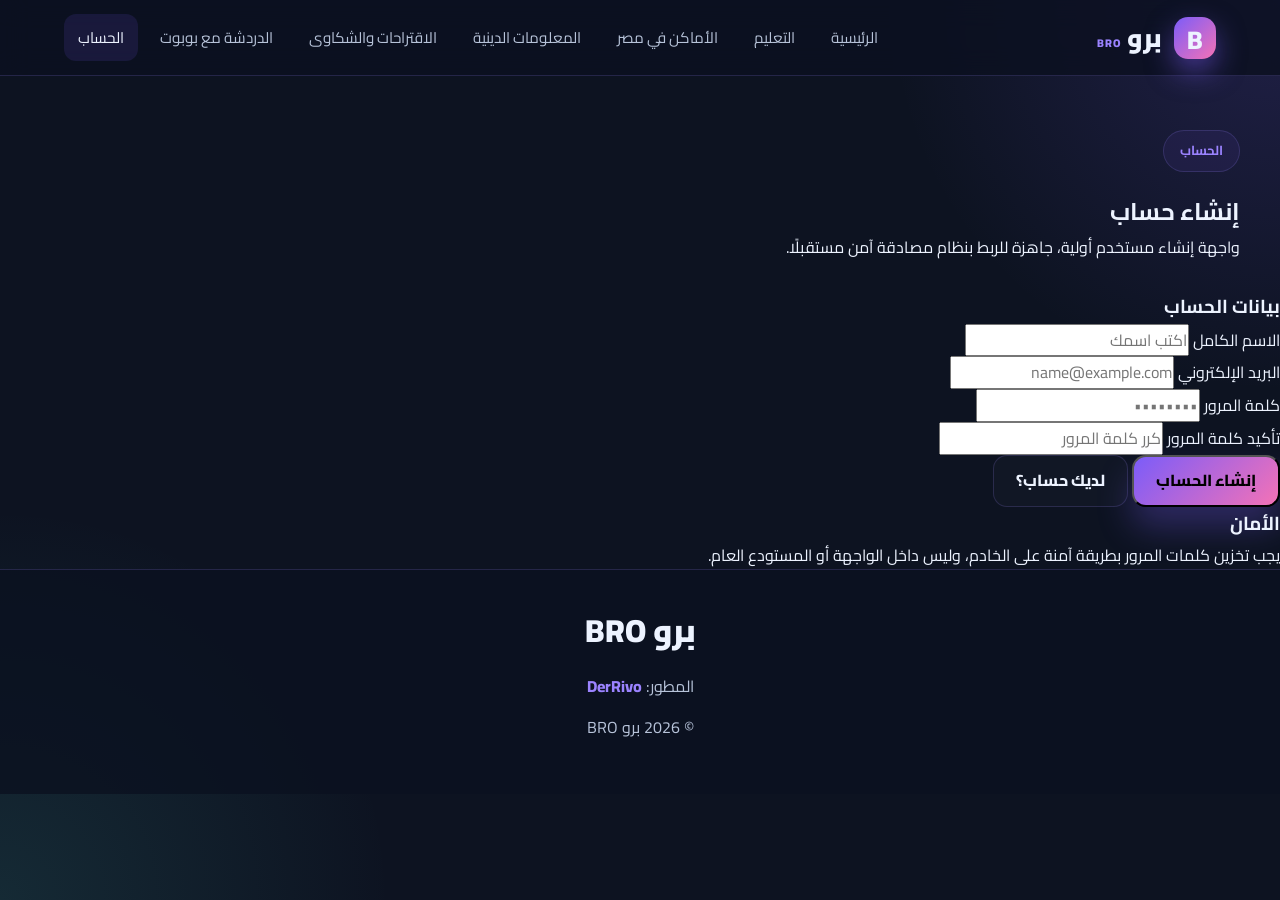
<file: signup.html>
<!DOCTYPE html>
<html lang="ar" dir="rtl">
  <head>
    <meta charset="UTF-8" />
    <meta name="viewport" content="width=device-width, initial-scale=1.0" />
    <title>إنشاء حساب | برو BRO</title>
    <link rel="icon" type="image/svg+xml" href="assets/favicon.svg" />
    <link rel="preconnect" href="https://fonts.googleapis.com" />
    <link rel="preconnect" href="https://fonts.gstatic.com" crossorigin />
    <link href="https://fonts.googleapis.com/css2?family=Cairo:wght@400;500;600;700;800;900&display=swap" rel="stylesheet" />
    <link rel="stylesheet" href="css/style.css" />
  </head>
  <body>
    <header class="topbar">
      <a class="brand" href="index.html" aria-label="الرئيسية">
        <span class="brand-mark">B</span>
        <span class="brand-text">برو <small>BRO</small></span>
      </a>
      <button class="menu-toggle" id="menuToggle" aria-label="فتح القائمة" aria-expanded="false">☰</button>
      <nav class="navigation" id="navigation" aria-label="القائمة الرئيسية">
        <a href="index.html">الرئيسية</a>
        <a href="education.html">التعليم</a>
        <a href="places.html">الأماكن في مصر</a>
        <a href="religion.html">المعلومات الدينية</a>
        <a href="suggestions.html">الاقتراحات والشكاوى</a>
        <a href="chat.html">الدردشة مع بوبوت</a>
        <a href="login.html" class="active nav-account">الحساب</a>
      </nav>
    </header>

    <main class="page-shell">
      <section class="page-header">
        <span class="section-label">الحساب</span>
        <h1>إنشاء حساب</h1>
        <p>واجهة إنشاء مستخدم أولية، جاهزة للربط بنظام مصادقة آمن مستقبلًا.</p>
      </section>

      <section class="form-layout">
        <div class="form-panel">
          <h3>بيانات الحساب</h3>
          <div class="form-columns">
            <div class="field">
              <label for="signup-name">الاسم الكامل</label>
              <input id="signup-name" type="text" placeholder="اكتب اسمك" />
            </div>
            <div class="field">
              <label for="signup-email">البريد الإلكتروني</label>
              <input id="signup-email" type="email" placeholder="name@example.com" />
            </div>
            <div class="field">
              <label for="signup-password">كلمة المرور</label>
              <input id="signup-password" type="password" placeholder="••••••••" />
            </div>
            <div class="field">
              <label for="signup-confirm">تأكيد كلمة المرور</label>
              <input id="signup-confirm" type="password" placeholder="كرر كلمة المرور" />
            </div>
            <div class="form-actions">
              <button type="button" class="button button-primary">إنشاء الحساب</button>
              <a href="login.html" class="button button-secondary">لديك حساب؟</a>
            </div>
          </div>
        </div>

        <aside class="status-panel">
          <h3>الأمان</h3>
          <p>يجب تخزين كلمات المرور بطريقة آمنة على الخادم، وليس داخل الواجهة أو المستودع العام.</p>
        </aside>
      </section>
    </main>

    <footer class="footer">
      <div class="footer-brand">برو BRO</div>
      <p class="developer-credit">المطور: <span>DerRivo</span></p>
      <p class="copyright">© <span id="year"></span> برو BRO</p>
    </footer>

    <script src="js/main.js"></script>
  </body>
</html>
</file>
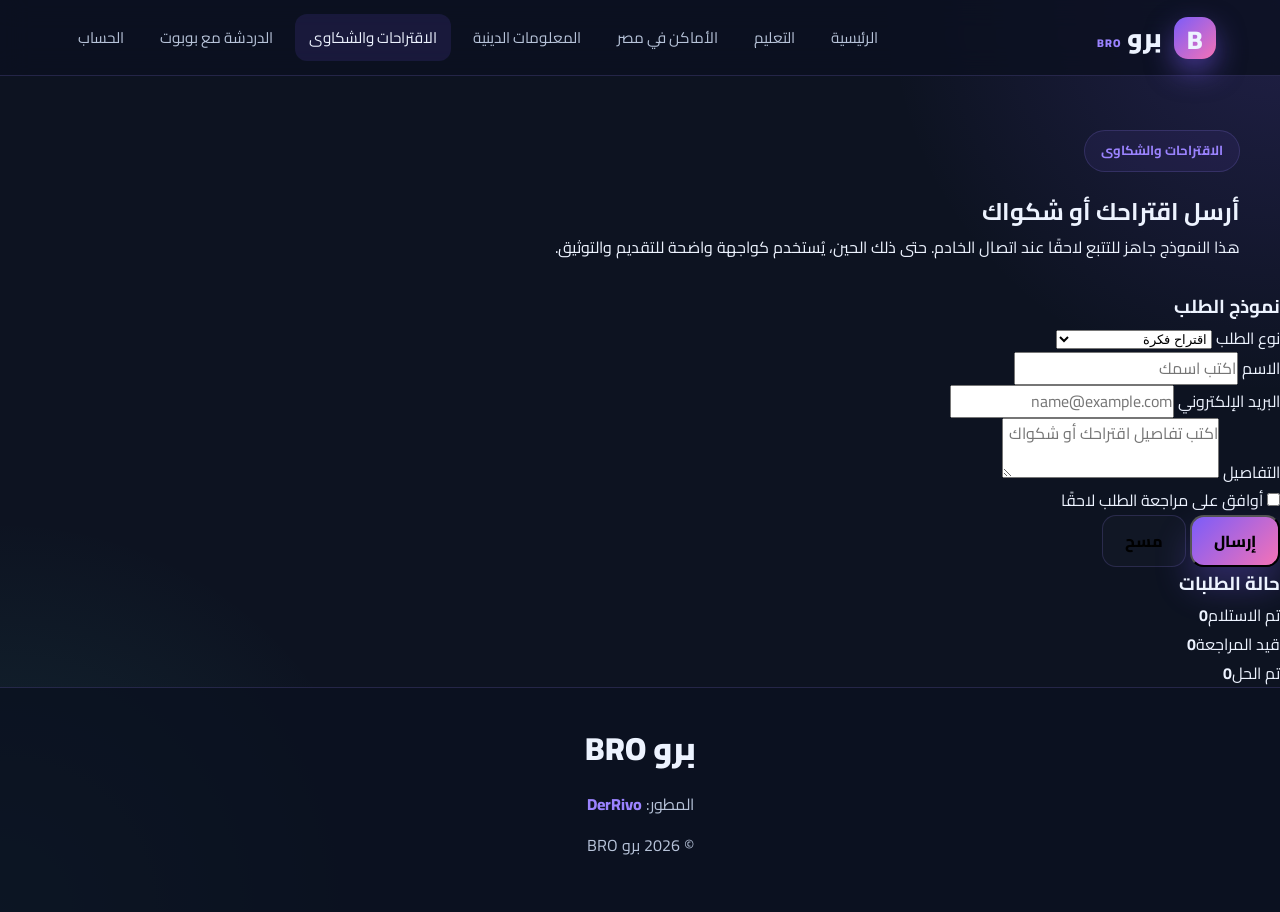
<file: suggestions.html>
<!DOCTYPE html>
<html lang="ar" dir="rtl">
  <head>
    <meta charset="UTF-8" />
    <meta name="viewport" content="width=device-width, initial-scale=1.0" />
    <title>الاقتراحات والشكاوى | برو BRO</title>
    <link rel="icon" type="image/svg+xml" href="assets/favicon.svg" />
    <link rel="preconnect" href="https://fonts.googleapis.com" />
    <link rel="preconnect" href="https://fonts.gstatic.com" crossorigin />
    <link href="https://fonts.googleapis.com/css2?family=Cairo:wght@400;500;600;700;800;900&display=swap" rel="stylesheet" />
    <link rel="stylesheet" href="css/style.css" />
  </head>
  <body>
    <header class="topbar">
      <a class="brand" href="index.html" aria-label="الرئيسية">
        <span class="brand-mark">B</span>
        <span class="brand-text">برو <small>BRO</small></span>
      </a>
      <button class="menu-toggle" id="menuToggle" aria-label="فتح القائمة" aria-expanded="false">☰</button>
      <nav class="navigation" id="navigation" aria-label="القائمة الرئيسية">
        <a href="index.html">الرئيسية</a>
        <a href="education.html">التعليم</a>
        <a href="places.html">الأماكن في مصر</a>
        <a href="religion.html">المعلومات الدينية</a>
        <a href="suggestions.html" class="active">الاقتراحات والشكاوى</a>
        <a href="chat.html">الدردشة مع بوبوت</a>
        <a href="login.html" class="nav-account">الحساب</a>
      </nav>
    </header>

    <main class="page-shell">
      <section class="page-header">
        <span class="section-label">الاقتراحات والشكاوى</span>
        <h1>أرسل اقتراحك أو شكواك</h1>
        <p>هذا النموذج جاهز للتتبع لاحقًا عند اتصال الخادم. حتى ذلك الحين، يُستخدم كواجهة واضحة للتقديم والتوثيق.</p>
      </section>

      <section class="form-layout">
        <div class="form-panel">
          <h3>نموذج الطلب</h3>
          <div class="form-columns">
            <div class="field">
              <label for="request-type">نوع الطلب</label>
              <select id="request-type">
                <option>اقتراح فكرة</option>
                <option>تقديم شكوى</option>
                <option>إبلاغ عن معلومة خاطئة</option>
                <option>إبلاغ عن مكان غير صحيح</option>
                <option>طلب خدمة جديدة</option>
                <option>مشكلة تقنية</option>
              </select>
            </div>

            <div class="field">
              <label for="name">الاسم</label>
              <input id="name" type="text" placeholder="اكتب اسمك" />
            </div>

            <div class="field">
              <label for="email">البريد الإلكتروني</label>
              <input id="email" type="email" placeholder="name@example.com" />
            </div>

            <div class="field">
              <label for="details">التفاصيل</label>
              <textarea id="details" placeholder="اكتب تفاصيل اقتراحك أو شكواك"></textarea>
            </div>

            <div class="checkbox-row">
              <input type="checkbox" id="consent" />
              <label for="consent">أوافق على مراجعة الطلب لاحقًا</label>
            </div>

            <div class="form-actions">
              <button type="button" class="button button-primary">إرسال</button>
              <button type="reset" class="button button-secondary">مسح</button>
            </div>
          </div>
        </div>

        <aside class="status-panel">
          <h3>حالة الطلبات</h3>
          <ul class="status-list">
            <li><span>تم الاستلام</span><strong>0</strong></li>
            <li><span>قيد المراجعة</span><strong>0</strong></li>
            <li><span>تم الحل</span><strong>0</strong></li>
          </ul>
        </aside>
      </section>
    </main>

    <footer class="footer">
      <div class="footer-brand">برو BRO</div>
      <p class="developer-credit">المطور: <span>DerRivo</span></p>
      <p class="copyright">© <span id="year"></span> برو BRO</p>
    </footer>

    <script src="js/main.js"></script>
  </body>
</html>
</file>
<file: css/style.css>
@import url('https://fonts.googleapis.com/css2?family=Cairo:wght@400;500;600;700;800;900&display=swap');

:root {
  --bg: #0d1321;
  --bg-strong: #0b1120;
  --panel: #141d2d;
  --panel-soft: #1b273a;
  --primary: #7b5cf9;
  --primary-soft: #9b83ff;
  --secondary: #4fd1c5;
  --rose: #f472b6;
  --blue: #60a5fa;
  --text: #edf3ff;
  --muted: #b7c3d9;
  --line: rgba(155, 131, 255, 0.18);
  --shadow: 0 18px 60px rgba(11, 17, 32, 0.38);
  --radius-lg: 28px;
  --radius-md: 20px;
  --radius-sm: 14px;
}

* {
  box-sizing: border-box;
  margin: 0;
  padding: 0;
}

html {
  scroll-behavior: smooth;
  scroll-padding-top: 90px;
}

body {
  font-family: 'Cairo', Tahoma, Arial, sans-serif;
  background:
    radial-gradient(circle at top right, rgba(123, 92, 249, 0.18), transparent 25%),
    radial-gradient(circle at bottom left, rgba(79, 209, 197, 0.12), transparent 25%),
    var(--bg);
  color: var(--text);
  line-height: 1.8;
  min-height: 100vh;
}

img {
  max-width: 100%;
  display: block;
}

a {
  color: inherit;
  text-decoration: none;
}

button,
input,
textarea {
  font: inherit;
}

button {
  cursor: pointer;
}

::selection {
  background: rgba(123, 92, 249, 0.8);
  color: #fff;
}

.container {
  width: min(1200px, calc(100% - 32px));
  margin: 0 auto;
}

.topbar {
  position: sticky;
  top: 0;
  z-index: 40;
  display: flex;
  align-items: center;
  justify-content: space-between;
  gap: 20px;
  padding: 14px 5%;
  background: rgba(11, 17, 32, 0.82);
  border-bottom: 1px solid var(--line);
  backdrop-filter: blur(14px);
}

.brand {
  display: inline-flex;
  align-items: center;
  gap: 12px;
  font-weight: 900;
  font-size: clamp(1.4rem, 2vw, 2rem);
}

.brand-mark {
  display: grid;
  place-items: center;
  width: 42px;
  height: 42px;
  border-radius: 14px;
  background: linear-gradient(135deg, var(--primary), var(--rose));
  box-shadow: 0 12px 28px rgba(123, 92, 249, 0.5);
}

.brand-text {
  display: flex;
  align-items: baseline;
  gap: 6px;
}

.brand-text small {
  font-size: 0.7rem;
  color: var(--primary-soft);
  letter-spacing: 0.08em;
}

.navigation {
  display: flex;
  align-items: center;
  gap: 8px;
}

.navigation a {
  padding: 10px 14px;
  border-radius: 12px;
  font-size: 0.95rem;
  color: var(--muted);
  transition: 0.25s ease;
}

.navigation a:hover,
.navigation .active {
  background: rgba(123, 92, 249, 0.12);
  color: var(--text);
}

.menu-toggle {
  display: none;
  border: 1px solid var(--line);
  background: rgba(255, 255, 255, 0.02);
  color: var(--text);
  border-radius: 12px;
  padding: 8px 14px;
  font-size: 1.25rem;
}

.hero {
  width: min(1200px, calc(100% - 32px));
  margin: 0 auto;
  min-height: 640px;
  display: grid;
  grid-template-columns: 1.1fr 0.9fr;
  align-items: center;
  gap: 20px;
  padding: 52px 0 36px;
}

.hero-copy {
  max-width: 620px;
}

.eyebrow,
.section-label {
  display: inline-block;
  margin-bottom: 18px;
  color: var(--primary-soft);
  background: rgba(123, 92, 249, 0.08);
  border: 1px solid var(--line);
  border-radius: 999px;
  padding: 8px 16px;
  font-weight: 700;
  font-size: 0.82rem;
}

.hero h1 {
  font-size: clamp(2.2rem, 4vw, 4.2rem);
  line-height: 1.35;
  font-weight: 900;
  letter-spacing: -0.02em;
}

.hero h1 span {
  display: block;
  color: var(--primary-soft);
  background: linear-gradient(90deg, #d5c9ff, #a78bfa, #7dd3fc);
  -webkit-background-clip: text;
  background-clip: text;
  -webkit-text-fill-color: transparent;
}

.hero-description {
  margin-top: 18px;
  color: var(--muted);
  font-size: 1.03rem;
  max-width: 550px;
}

.hero-actions {
  display: flex;
  flex-wrap: wrap;
  gap: 14px;
  margin-top: 28px;
}

.button {
  display: inline-flex;
  align-items: center;
  justify-content: center;
  min-height: 52px;
  padding: 0 22px;
  border-radius: 14px;
  font-weight: 800;
  transition: transform 0.25s ease, box-shadow 0.25s ease;
}

.button:hover {
  transform: translateY(-2px);
}

.button-primary {
  background: linear-gradient(135deg, var(--primary), var(--rose));
  box-shadow: 0 20px 35px rgba(123, 92, 249, 0.3);
}

.button-secondary {
  border: 1px solid var(--line);
  background: rgba(255, 255, 255, 0.02);
}

.trust-bar {
  display: flex;
  flex-wrap: wrap;
  gap: 10px;
  margin-top: 26px;
}

.trust-bar span {
  padding: 8px 12px;
  border: 1px solid var(--line);
  background: rgba(255, 255, 255, 0.02);
  border-radius: 999px;
  color: var(--muted);
  font-size: 0.8rem;
}

.robot-showcase {
  position: relative;
  display: grid;
  place-items: center;
  min-height: 420px;
}

.robot-glow {
  position: absolute;
  width: 320px;
  height: 320px;
  background: radial-gradient(circle, rgba(123, 92, 249, 0.52), rgba(123, 92, 249, 0.08) 45%, transparent 70%);
  filter: blur(16px);
  animation: glowPulse 4s ease-in-out infinite;
}

.assistant-robot {
  position: relative;
  width: 250px;
  height: 320px;
  cursor: pointer;
  transform-origin: center bottom;
  transition: transform 0.25s ease;
}

.assistant-robot:hover {
  transform: translateY(-4px) scale(1.01);
}

.assistant-robot.is-speaking {
  animation: robotBounce 0.45s ease-in-out;
}

.robot-antenna {
  position: absolute;
  top: 12px;
  left: 50%;
  width: 6px;
  height: 38px;
  background: linear-gradient(180deg, #d8def4, #8aa4d4);
  border-radius: 999px;
  transform: translateX(-50%);
}

.robot-antenna::before {
  content: "";
  position: absolute;
  top: -10px;
  left: 50%;
  width: 16px;
  height: 16px;
  background: linear-gradient(135deg, #f9a8d4, #c4b5fd);
  border-radius: 50%;
  box-shadow: 0 0 16px rgba(244, 114, 182, 0.7);
  transform: translateX(-50%);
}

.robot-head {
  position: absolute;
  top: 44px;
  left: 50%;
  width: 170px;
  height: 120px;
  border-radius: 30px;
  background: linear-gradient(145deg, #2b3551, #151d2d);
  border: 1px solid rgba(183, 195, 217, 0.2);
  box-shadow: inset 0 0 18px rgba(123, 92, 249, 0.18), 0 16px 28px rgba(6, 10, 18, 0.42);
  transform: translateX(-50%);
}

.robot-eye {
  position: absolute;
  top: 44px;
  width: 18px;
  height: 22px;
  border-radius: 50%;
  background: linear-gradient(180deg, #7dd3fc, #7c3aed);
  box-shadow: 0 0 18px rgba(125, 211, 252, 0.7);
}

.robot-eye.left { left: 42px; }
.robot-eye.right { right: 42px; }

.robot-mouth {
  position: absolute;
  right: 50%;
  bottom: 24px;
  width: 58px;
  height: 12px;
  border-radius: 999px;
  background: linear-gradient(90deg, #f472b6, #c4b5fd);
  transform: translateX(50%);
}

.robot-body {
  position: absolute;
  top: 155px;
  left: 50%;
  width: 150px;
  height: 110px;
  border-radius: 28px;
  background: linear-gradient(160deg, #1d2940, #101826);
  border: 1px solid rgba(183, 195, 217, 0.2);
  transform: translateX(-50%);
  box-shadow: inset 0 0 18px rgba(79, 209, 197, 0.12);
}

.robot-panel {
  position: absolute;
  inset: 20px 22px 20px 22px;
  border-radius: 18px;
  background: linear-gradient(120deg, rgba(123, 92, 249, 0.16), rgba(79, 209, 197, 0.12));
  border: 1px solid rgba(123, 92, 249, 0.2);
}

.robot-arm {
  position: absolute;
  top: 168px;
  width: 16px;
  height: 92px;
  border-radius: 999px;
  background: linear-gradient(180deg, #2d3b5d, #111827);
}

.robot-arm.left {
  left: 33px;
  transform: rotate(18deg);
}

.robot-arm.right {
  right: 33px;
  transform: rotate(-18deg);
}

.robot-leg {
  position: absolute;
  bottom: 4px;
  width: 18px;
  height: 74px;
  border-radius: 999px;
  background: linear-gradient(180deg, #2f3b59, #101827);
}

.robot-leg.left { left: 96px; }
.robot-leg.right { right: 96px; }

.robot-bubble {
  position: absolute;
  left: 50%;
  bottom: 26px;
  min-width: 220px;
  max-width: 280px;
  padding: 12px 16px;
  border-radius: 18px 18px 18px 6px;
  background: rgba(17, 25, 40, 0.92);
  border: 1px solid rgba(123, 92, 249, 0.25);
  box-shadow: var(--shadow);
  font-size: 0.9rem;
  color: var(--text);
  transform: translateX(-50%);
}

.section {
  width: min(1200px, calc(100% - 32px));
  margin: 0 auto;
  padding: 60px 0;
}

.section-heading {
  text-align: center;
  margin-bottom: 28px;
}

.section-heading h2 {
  font-size: clamp(2rem, 3vw, 3rem);
  line-height: 1.5;
}

.section-heading h2 span {
  display: block;
  color: var(--primary-soft);
}

.service-grid,
.feature-grid,
.steps-grid {
  display: grid;
  gap: 20px;
}

.service-grid {
  grid-template-columns: repeat(4, minmax(0, 1fr));
}

.service-card {
  position: relative;
  display: flex;
  flex-direction: column;
  min-height: 260px;
  padding: 22px 18px;
  border: 1px solid var(--line);
  background: linear-gradient(180deg, rgba(20, 29, 45, 0.95), rgba(15, 23, 38, 0.95));
  border-radius: var(--radius-md);
  transition: transform 0.25s ease, border-color 0.25s ease;
  overflow: hidden;
}

.service-card::before {
  content: "";
  position: absolute;
  width: 120px;
  height: 120px;
  border-radius: 50%;
  background: rgba(123, 92, 249, 0.12);
  top: -35px;
  right: -25px;
  filter: blur(20px);
}

.service-card:hover {
  transform: translateY(-6px);
  border-color: rgba(123, 92, 249, 0.45);
}

.service-icon {
  display: grid;
  place-items: center;
  width: 58px;
  height: 58px;
  border-radius: 18px;
  background: rgba(123, 92, 249, 0.12);
  border: 1px solid var(--line);
  font-size: 1.8rem;
  margin-bottom: 18px;
}

.service-card h3 {
  font-size: 1.3rem;
  margin-bottom: 8px;
}

.service-card p {
  color: var(--muted);
  font-size: 0.92rem;
  line-height: 1.9;
}

.card-link {
  margin-top: auto;
  padding-top: 18px;
  color: var(--primary-soft);
  font-weight: 800;
}

.service-card.primary .service-icon { background: rgba(123, 92, 249, 0.15); }
.service-card.blue .service-icon { background: rgba(96, 165, 250, 0.15); }
.service-card.green .service-icon { background: rgba(79, 209, 197, 0.12); }
.service-card.rose .service-icon { background: rgba(244, 114, 182, 0.12); }

.feature-grid {
  grid-template-columns: repeat(3, minmax(0, 1fr));
}

.feature-card,
.step-card {
  padding: 26px 22px;
  border: 1px solid var(--line);
  border-radius: var(--radius-md);
  background: rgba(255, 255, 255, 0.015);
  box-shadow: inset 0 1px 0 rgba(255,255,255,0.02);
}

.feature-icon {
  display: inline-block;
  margin-bottom: 12px;
  font-size: 2rem;
}

.feature-card h3,
.step-card h3 {
  margin-bottom: 8px;
  font-size: 1.25rem;
}

.feature-card p,
.step-card p {
  color: var(--muted);
  line-height: 1.9;
  font-size: 0.93rem;
}

.process {
  padding-top: 20px;
}

.steps-grid {
  grid-template-columns: repeat(3, minmax(0, 1fr));
}

.step-card span {
  display: inline-flex;
  align-items: center;
  justify-content: center;
  width: 44px;
  height: 44px;
  border-radius: 12px;
  background: rgba(123, 92, 249, 0.1);
  color: var(--primary-soft);
  font-weight: 800;
  margin-bottom: 14px;
}

.footer {
  border-top: 1px solid var(--line);
  background: rgba(11, 17, 32, 0.8);
  padding: 32px 5% 52px;
  text-align: center;
}

.footer-brand {
  font-size: clamp(1.5rem, 3vw, 2rem);
  font-weight: 900;
}

.footer p {
  margin-top: 12px;
  color: var(--muted);
}

.developer-credit span {
  color: var(--primary-soft);
  font-weight: 800;
}

.page-header {
  width: min(1200px, calc(100% - 32px));
  margin: 0 auto;
  padding: 54px 0 28px;
}

.page-header-card {
  border: 1px solid var(--line);
  background: linear-gradient(180deg, rgba(20, 29, 45, 0.96), rgba(15, 23, 38, 0.9));
  border-radius: var(--radius-lg);
  padding: 32px 24px;
}

.page-header-card h1 {
  font-size: clamp(2rem, 3.2vw, 3.2rem);
}

.page-header-card p {
  margin-top: 12px;
  color: var(--muted);
}

.main-panel {
  width: min(1200px, calc(100% - 32px));
  margin: 0 auto 40px;
  display: grid;
  grid-template-columns: 340px 1fr;
  gap: 24px;
}

.sidebar-panel,
.content-panel,
.card-panel,
.info-panel {
  border: 1px solid var(--line);
  background: rgba(20, 29, 45, 0.9);
  border-radius: var(--radius-lg);
  padding: 22px;
  box-shadow: var(--shadow);
}

.robot-box {
  display: grid;
  place-items: center;
  padding: 12px 0 18px;
}

.robot-mini {
  position: relative;
  width: 150px;
  height: 180px;
}

.robot-mini .robot-head,
.robot-mini .robot-body,
.robot-mini .robot-arm,
.robot-mini .robot-leg {
  position: absolute;
}

.robot-mini .robot-head {
  top: 8px;
  left: 50%;
  width: 96px;
  height: 70px;
  border-radius: 18px;
  transform: translateX(-50%);
}

.robot-mini .robot-eye {
  top: 26px;
  width: 10px;
  height: 12px;
}

.robot-mini .robot-eye.left { left: 22px; }
.robot-mini .robot-eye.right { right: 22px; }

.robot-mini .robot-mouth {
  width: 28px;
  height: 8px;
  bottom: 12px;
}

.robot-mini .robot-body {
  top: 82px;
  left: 50%;
  width: 90px;
  height: 70px;
  border-radius: 18px;
  transform: translateX(-50%);
}

.robot-mini .robot-panel {
  inset: 14px;
}

.robot-mini .robot-arm.left { left: 20px; top: 90px; height: 40px; }
.robot-mini .robot-arm.right { right: 20px; top: 90px; height: 40px; }
.robot-mini .robot-leg.left { left: 54px; bottom: 0; }
.robot-mini .robot-leg.right { right: 54px; bottom: 0; }

.side-box {
  margin-top: 18px;
}

.side-box h3 {
  margin-bottom: 10px;
}

.side-box ul {
  list-style: none;
  display: grid;
  gap: 10px;
}

.side-box li {
  padding: 10px 12px;
  border: 1px solid var(--line);
  border-radius: 12px;
  background: rgba(255, 255, 255, 0.02);
  color: var(--muted);
}

.chat-shell {
  display: grid;
  gap: 18px;
}

.chat-header {
  display: flex;
  align-items: center;
  justify-content: space-between;
  gap: 12px;
  padding-bottom: 12px;
  border-bottom: 1px solid var(--line);
}

.chat-title {
  font-size: 1.3rem;
  font-weight: 800;
}

.chat-status {
  color: var(--secondary);
  font-size: 0.8rem;
  font-weight: 700;
}

.suggest-chips {
  display: flex;
  flex-wrap: wrap;
  gap: 10px;
}

.chip {
  border: 1px solid var(--line);
  background: rgba(123, 92, 249, 0.08);
  color: var(--text);
  border-radius: 999px;
  padding: 9px 12px;
  font-size: 0.82rem;
}

.chat-messages {
  display: flex;
  flex-direction: column;
  gap: 14px;
  min-height: 300px;
  max-height: 420px;
  overflow: auto;
  padding: 8px 2px;
}

.message {
  display: flex;
  max-width: 82%;
}

.message.user {
  margin-right: auto;
  justify-content: flex-end;
}

.message.bot {
  margin-left: auto;
  justify-content: flex-start;
}

.message-bubble {
  padding: 12px 14px;
  border-radius: 18px;
  line-height: 1.8;
  font-size: 0.95rem;
}

.message.user .message-bubble {
  background: linear-gradient(135deg, rgba(123, 92, 249, 0.25), rgba(80, 140, 255, 0.18));
  border: 1px solid rgba(123, 92, 249, 0.26);
}

.message.bot .message-bubble {
  background: rgba(255, 255, 255, 0.02);
  border: 1px solid var(--line);
}

.chat-form {
  display: flex;
  gap: 10px;
  align-items: center;
  border-top: 1px solid var(--line);
  padding-top: 14px;
}

.chat-input {
  flex: 1;
  min-height: 52px;
  border-radius: 14px;
  border: 1px solid var(--line);
  background: rgba(255, 255, 255, 0.02);
  color: var(--text);
  padding: 0 16px;
}

.chat-submit {
  min-width: 120px;
  min-height: 52px;
  border: none;
  border-radius: 14px;
  background: linear-gradient(135deg, var(--primary), var(--secondary));
  color: #fff;
  font-weight: 800;
}

.page-grid {
  width: min(1200px, calc(100% - 32px));
  margin: 0 auto 40px;
  display: grid;
  grid-template-columns: repeat(3, minmax(0, 1fr));
  gap: 20px;
}

.card-panel {
  padding: 22px 20px;
}

.card-panel h3 {
  margin-bottom: 8px;
}

.card-panel p,
.card-panel li {
  color: var(--muted);
  line-height: 1.9;
  font-size: 0.92rem;
}

.card-panel ul {
  list-style: none;
  display: grid;
  gap: 8px;
}

.card-panel li::before {
  content: "•";
  color: var(--primary-soft);
  margin-left: 6px;
}

.info-panel {
  width: min(1200px, calc(100% - 32px));
  margin: 0 auto 52px;
}

.info-panel h3 {
  margin-bottom: 12px;
}

.info-panel p {
  color: var(--muted);
  line-height: 2;
}

@keyframes glowPulse {
  0%, 100% { transform: scale(0.95); opacity: 0.7; }
  50% { transform: scale(1.1); opacity: 1; }
}

@keyframes robotBounce {
  0%, 100% { transform: translateY(0); }
  35% { transform: translateY(-8px); }
  65% { transform: translateY(2px); }
}

@media (max-width: 980px) {
  .hero {
    grid-template-columns: 1fr;
    text-align: center;
    padding-top: 30px;
  }

  .hero-copy {
    max-width: 100%;
  }

  .hero-description {
    margin-inline: auto;
  }

  .hero-actions,
  .trust-bar {
    justify-content: center;
  }

  .service-grid {
    grid-template-columns: repeat(2, minmax(0, 1fr));
  }

  .feature-grid,
  .steps-grid,
  .page-grid {
    grid-template-columns: 1fr;
  }

  .main-panel {
    grid-template-columns: 1fr;
  }
}

@media (max-width: 700px) {
  .menu-toggle {
    display: block;
  }

  .navigation {
    position: absolute;
    top: calc(100% + 8px);
    right: 16px;
    left: 16px;
    display: none;
    flex-direction: column;
    align-items: stretch;
    gap: 6px;
    padding: 12px;
    background: rgba(17, 25, 40, 0.98);
    border: 1px solid var(--line);
    border-radius: 18px;
    box-shadow: var(--shadow);
  }

  .navigation.open {
    display: flex;
  }

  .navigation a {
    padding: 12px 14px;
  }

  .service-grid {
    grid-template-columns: 1fr;
  }

  .chat-form {
    flex-direction: column;
    align-items: stretch;
  }

  .chat-submit {
    width: 100%;
  }

  .message {
    max-width: 96%;
  }
}

@media (prefers-reduced-motion: reduce) {
  * {
    animation-duration: 0.01ms !important;
    animation-iteration-count: 1 !important;
    transition-duration: 0.01ms !important;
    scroll-behavior: auto !important;
  }
}
</file>
